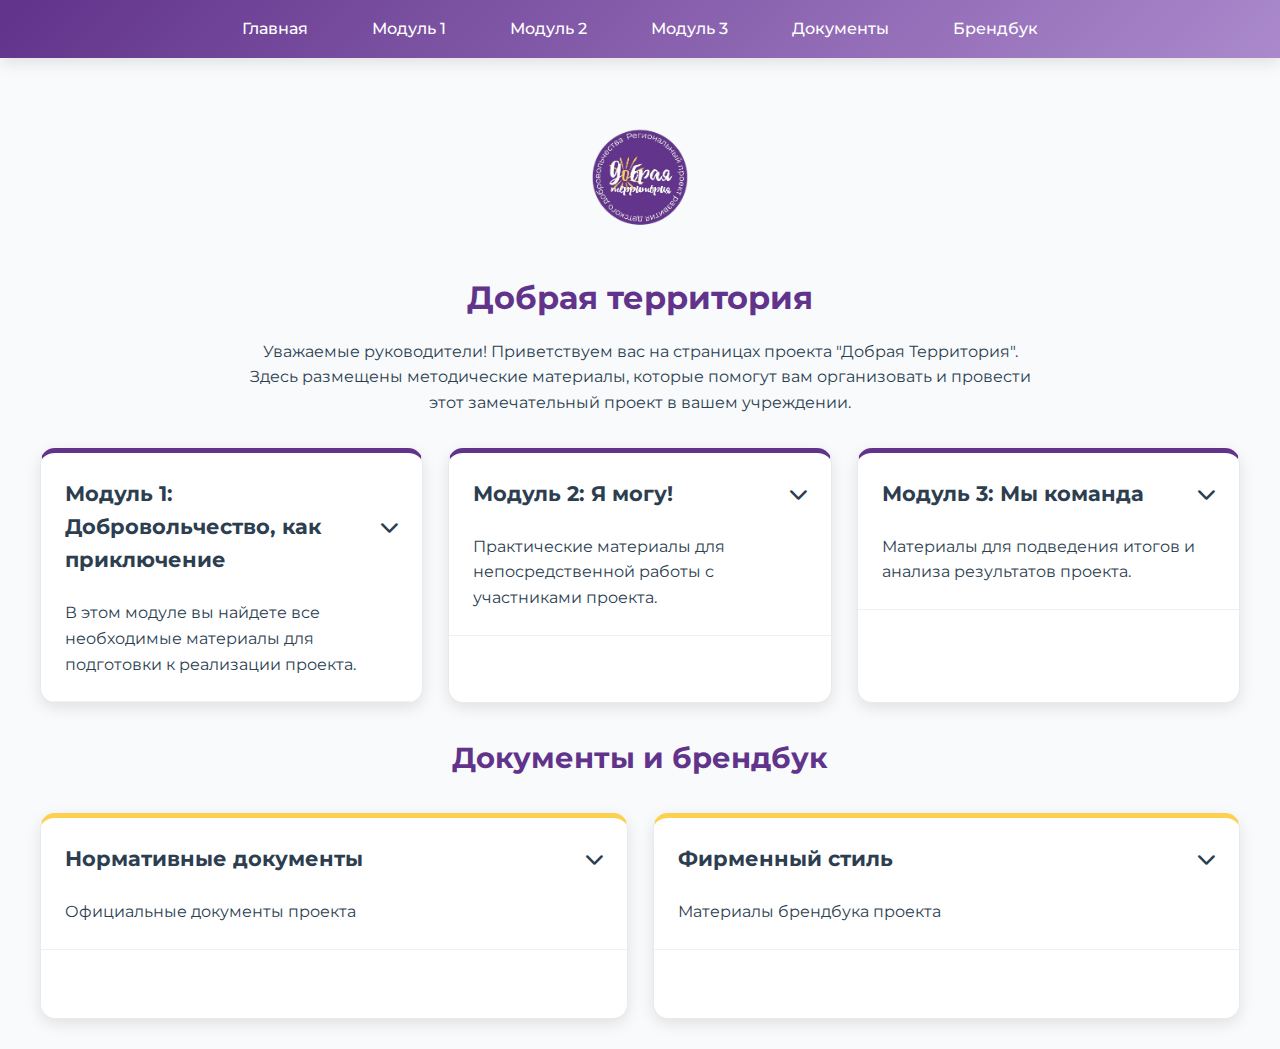
<file: index.html>
<!DOCTYPE html>
<html lang="ru">
<head>
  <meta charset="UTF-8">
  <meta name="viewport" content="width=device-width, initial-scale=1.0">
  <meta http-equiv="X-UA-Compatible" content="IE=edge">
  <title>Добрая территория</title>
  <link href="https://fonts.googleapis.com/css2?family=Montserrat:wght@400;500;600;700&display=swap" rel="stylesheet">
  <link rel="stylesheet" href="https://cdnjs.cloudflare.com/ajax/libs/font-awesome/6.0.0-beta3/css/all.min.css">
  <link rel="stylesheet" href="style.css">
  <link rel="icon" href="favicon.ico">
</head>
<body>
  <!-- Навигационное меню -->
  <nav class="navbar">
    <button class="menu-button">
      <i class="fas fa-bars"></i>
    </button>
    <ul class="nav-menu">
      <li class="nav-item"><a href="index.html" class="nav-link">Главная</a></li>
      <li class="nav-item"><a href="module1.html" class="nav-link">Модуль 1</a></li>
      <li class="nav-item"><a href="module2.html" class="nav-link">Модуль 2</a></li>
      <li class="nav-item"><a href="module3.html" class="nav-link">Модуль 3</a></li>
      <li class="nav-item"><a href="documents.html" class="nav-link">Документы</a></li>
      <li class="nav-item"><a href="brandbook.html" class="nav-link">Брендбук</a></li>
    </ul>
  </nav>

  <div class="container">
    <header class="header">
      <img src="logo.png" alt="Добрая территория" class="logo">
      <h1 class="project-title">Добрая территория</h1>
      <p class="project-description">
        Уважаемые руководители! Приветствуем вас на страницах проекта "Добрая Территория". 
        Здесь размещены методические материалы, которые помогут вам организовать и провести 
        этот замечательный проект в вашем учреждении.
      </p>
    </header>
    
    <!-- Модули в одну строку -->
    <div class="modules-container">
      <!-- Модуль 1 -->
      <div class="module" id="module1">
        <div class="module-content-wrapper">
          <div class="block-header">
            <h2 class="block-title">Модуль 1: Добровольчество, как приключение</h2>
            <i class="fas fa-chevron-down block-icon"></i>
          </div>
          <p class="module-description">
            В этом модуле вы найдете все необходимые материалы для подготовки к реализации проекта.
          </p>
        </div>
        <div class="tasks-container">
          <ul class="tasks-list">
            <li class="task-item">
              <h3 class="task-title">Задание 1.1: Планирование</h3>
              <p class="task-description">Составление плана мероприятий и графика реализации</p>
              <a href="module1/task1.html" class="task-link">Перейти к заданию</a>
            </li>
            <li class="task-item">
              <h3 class="task-title">Задание 1.2: Ресурсы</h3>
              <p class="task-description">Определение необходимых ресурсов и материалов</p>
              <a href="module1/task2.html" class="task-link">Перейти к заданию</a>
            </li>
            <li class="task-item">
              <h3 class="task-title">Задание 1.3: Команда</h3>
              <p class="task-description">Формирование рабочей группы и распределение ролей</p>
              <a href="module1/task3.html" class="task-link">Перейти к заданию</a>
            </li>
          </ul>
        </div>
      </div>
      
      <!-- Модуль 2 -->
      <div class="module" id="module2">
        <div class="module-content-wrapper">
          <div class="block-header">
            <h2 class="block-title">Модуль 2: Я могу!</h2>
            <i class="fas fa-chevron-down block-icon"></i>
          </div>
          <p class="module-description">Практические материалы для непосредственной работы с участниками проекта.</p>
        </div>
        <div class="tasks-container">
          <ul class="tasks-list">
            <li class="task-item">
              <h3 class="task-title">Задание 2.1: Запуск</h3>
              <p class="task-description">Проведение стартового мероприятия</p>
              <a href="module2/task1.html" class="task-link">Перейти к заданию</a>
            </li>
            <li class="task-item">
              <h3 class="task-title">Задание 2.2: Вовлечение</h3>
              <p class="task-description">Методики вовлечения участников</p>
              <a href="module2/task2.html" class="task-link">Перейти к заданию</a>
            </li>
            <li class="task-item">
              <h3 class="task-title">Задание 2.3: Мониторинг</h3>
              <p class="task-description">Система отслеживания прогресса</p>
              <a href="module2/task3.html" class="task-link">Перейти к заданию</a>
            </li>
          </ul>
        </div>
      </div>
      
      <!-- Модуль 3 -->
      <div class="module" id="module3">
        <div class="module-content-wrapper">
          <div class="block-header">
            <h2 class="block-title">Модуль 3: Мы команда</h2>
            <i class="fas fa-chevron-down block-icon"></i>
          </div>
          <p class="module-description">
            Материалы для подведения итогов и анализа результатов проекта.
          </p>
        </div>
        <div class="tasks-container">
          <ul class="tasks-list">
            <li class="task-item">
              <h3 class="task-title">Задание 3.1: Анализ</h3>
              <p class="task-description">Оценка достигнутых результатов</p>
              <a href="module3/task1.html" class="task-link">Перейти к заданию</a>
            </li>
            <li class="task-item">
              <h3 class="task-title">Задание 3.2: Отчетность</h3>
              <p class="task-description">Подготовка отчетных материалов</p>
              <a href="module3/task2.html" class="task-link">Перейти к заданию</a>
            </li>
            <li class="task-item">
              <h3 class="task-title">Задание 3.3: Награждение</h3>
              <p class="task-description">Проведение итогового мероприятия</p>
              <a href="module3/task3.html" class="task-link">Перейти к заданию</a>
            </li>
          </ul>
        </div>
      </div>
    </div>

    <!-- Документы и брендбук в одну строку -->
    <h2 class="section-title">Документы и брендбук</h2>
    <div class="documents-brandbook-container">
      <!-- Документы -->
      <div class="document-block">
        <div class="document-content-wrapper">
          <div class="block-header">
            <h3 class="block-title">Нормативные документы</h3>
            <i class="fas fa-chevron-down block-icon"></i>
          </div>
          <p class="document-description">Официальные документы проекта</p>
        </div>
        <div class="documents-content">
          <ul class="documents-list">
            <li class="document-item">
              <h4 class="task-title">Положение о проекте</h4>
              <a href="#" class="document-link">Скачать PDF</a>
            </li>
            <li class="document-item">
              <h4 class="task-title">Методические рекомендации</h4>
              <a href="#" class="document-link">Скачать PDF</a>
            </li>
          </ul>
        </div>
      </div>
      
      <!-- Брендбук -->
      <div class="brandbook-block">
        <div class="brandbook-content-wrapper">
          <div class="block-header">
            <h3 class="block-title">Фирменный стиль</h3>
            <i class="fas fa-chevron-down block-icon"></i>
          </div>
          <p class="brandbook-description">Материалы брендбука проекта</p>
        </div>
        <div class="brandbook-content">
          <ul class="brandbook-list">
            <li class="brandbook-item">
              <h4 class="task-title">Логотипы</h4>
              <a href="#" class="brandbook-link">Скачать материалы</a>
            </li>
            <li class="brandbook-item">
              <h4 class="task-title">Фирменные цвета</h4>
              <a href="#" class="brandbook-link">Скачать материалы</a>
            </li>
          </ul>
        </div>
      </div>
    </div>
  </div>

  <script src="script.js"></script>
</body>
</html>
</file>
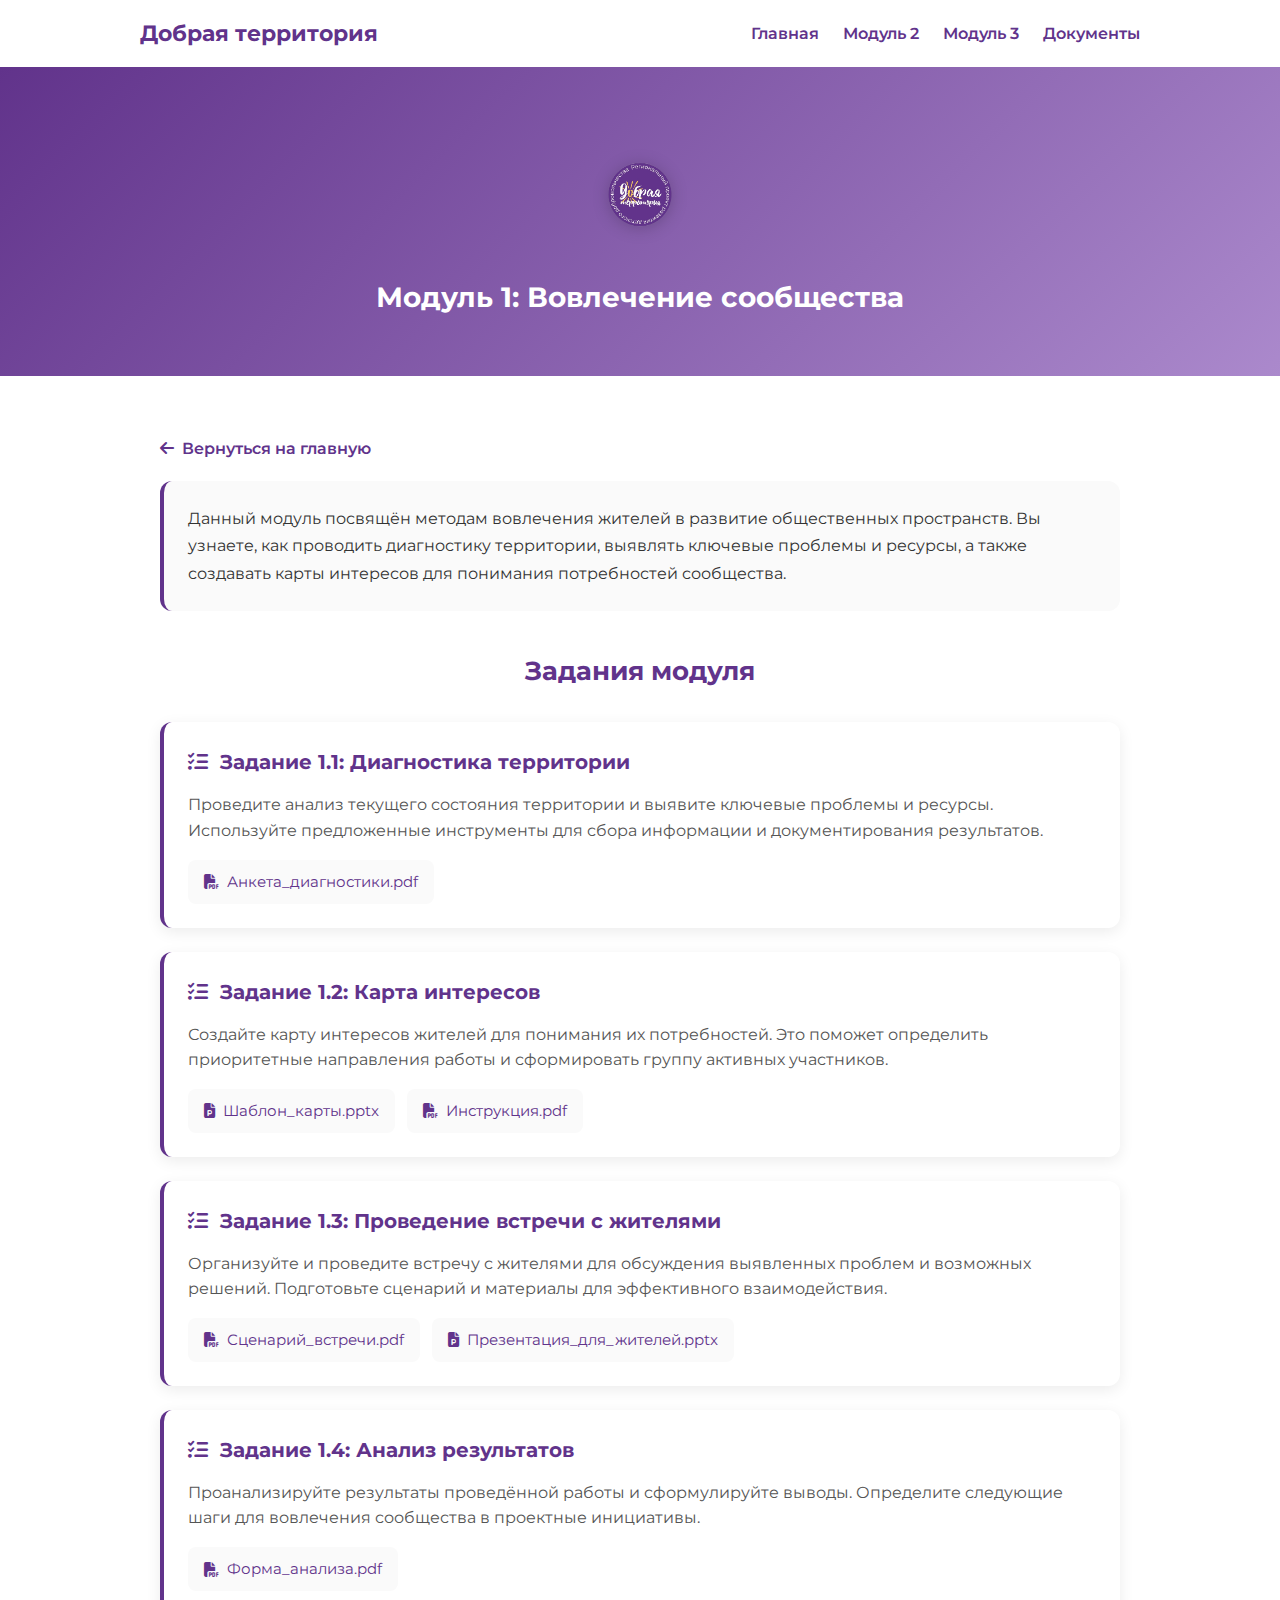
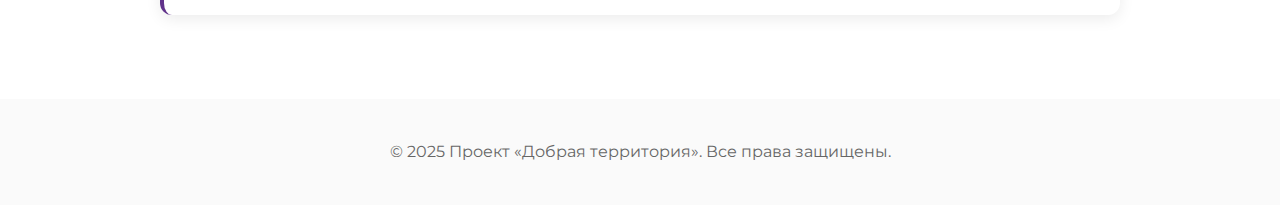
<file: module1.html>
<!DOCTYPE html>
<html lang="ru">
<head>
  <meta charset="UTF-8" />
  <meta name="viewport" content="width=device-width, initial-scale=1.0"/>
  <title>Модуль 1 — Добрая территория</title>
  
  <!-- Favicon -->
  <link rel="icon" href="favicon.ico" type="image/x-icon">
  
  <!-- Google Fonts: Montserrat -->
  <link href="https://fonts.googleapis.com/css2?family=Montserrat:wght@400;500;600;700&display=swap" rel="stylesheet">
  
  <!-- Font Awesome 6 -->
  <link rel="stylesheet" href="https://cdnjs.cloudflare.com/ajax/libs/font-awesome/6.5.0/css/all.min.css">
  
  <style>
    :root {
      --primary: #61338b;
      --secondary: #AB89CC;
      --accent: #fdd14d;
      --white: #ffffff;
      --light-bg: #fafafa;
      --text: #333333;
    }

    * {
      margin: 0;
      padding: 0;
      box-sizing: border-box;
    }

    body {
      font-family: 'Montserrat', sans-serif;
      line-height: 1.6;
      color: var(--text);
      background-color: var(--white);
    }

    a {
      text-decoration: none;
      color: inherit;
    }

    ul {
      list-style: none;
    }

    .container {
      width: 100%;
      max-width: 1000px;
      margin: 0 auto;
      padding: 0 20px;
    }

    /* Header */
    header {
      background: var(--white);
      box-shadow: 0 2px 10px rgba(0,0,0,0.1);
    }

    .header-inner {
      display: flex;
      justify-content: space-between;
      align-items: center;
      padding: 16px 0;
    }

    .logo {
      font-size: 22px;
      font-weight: 700;
      color: var(--primary);
    }

    .nav-links {
      display: flex;
      gap: 24px;
    }

    .nav-links a {
      font-weight: 600;
      color: var(--primary);
      transition: color 0.2s;
    }

    .nav-links a:hover {
      color: var(--secondary);
    }

    .burger {
      display: none;
      font-size: 24px;
      cursor: pointer;
    }

    /* Hero */
    .hero {
      background: linear-gradient(135deg, var(--primary) 0%, var(--secondary) 100%);
      color: var(--white);
      padding: 80px 0 40px;
      text-align: center;
    }

    .hero-logo {
      margin-bottom: 20px;
    }

    .hero-logo img {
      height: 100px;
      width: auto;
      filter: drop-shadow(0 2px 8px rgba(0,0,0,0.2));
    }

    .hero h1 {
      font-size: 28px;
      font-weight: 700;
      margin-bottom: 16px;
    }

    /* Module Content */
    .module-content {
      padding: 60px 0;
    }

    .module-description {
      background: var(--light-bg);
      padding: 24px;
      border-radius: 12px;
      margin-bottom: 40px;
      border-left: 4px solid var(--primary);
    }

    .module-description p {
      font-size: 16px;
      line-height: 1.7;
    }

    .tasks-section h2 {
      font-size: 26px;
      font-weight: 700;
      color: var(--primary);
      margin-bottom: 30px;
      text-align: center;
    }

    .task-item {
      background: var(--white);
      border-radius: 12px;
      padding: 24px;
      margin-bottom: 24px;
      box-shadow: 0 4px 15px rgba(0,0,0,0.08);
      border-left: 4px solid var(--primary);
    }

    .task-title {
      font-size: 20px;
      font-weight: 700;
      color: var(--primary);
      margin-bottom: 14px;
      display: flex;
      align-items: center;
      gap: 12px;
    }

    .task-description {
      margin-bottom: 16px;
      color: #555;
      font-size: 16px;
    }

    .files {
      display: flex;
      flex-wrap: wrap;
      gap: 12px;
    }

    .file-link {
      display: flex;
      align-items: center;
      gap: 8px;
      background: var(--light-bg);
      padding: 10px 16px;
      border-radius: 8px;
      font-size: 15px;
      color: var(--primary);
      transition: background 0.2s;
    }

    .file-link:hover {
      background: #e9e1f5;
    }

    /* Back button */
    .back-link {
      display: inline-flex;
      align-items: center;
      gap: 8px;
      color: var(--primary);
      font-weight: 600;
      margin-bottom: 20px;
      transition: color 0.2s;
    }

    .back-link:hover {
      color: var(--secondary);
    }

    /* Footer */
    footer {
      background: var(--light-bg);
      padding: 40px 0;
      text-align: center;
      color: #666;
    }

    /* Responsive */
    @media (max-width: 768px) {
      .nav-links {
        display: none;
      }

      .burger {
        display: block;
      }

      .hero-logo img {
        height: 80px;
      }

      .hero h1 {
        font-size: 24px;
      }

      .module-content {
        padding: 40px 0;
      }

      .task-item {
        padding: 20px;
      }
    }
  </style>
</head>
<body>

  <!-- Header -->
  <header>
    <div class="container header-inner">
      <div class="logo">Добрая территория</div>
      <nav class="nav-links">
        <a href="index.html">Главная</a>
        <a href="module2.html">Модуль 2</a>
        <a href="module3.html">Модуль 3</a>
        <a href="documents.html">Документы</a>
      </nav>
      <div class="burger">
        <i class="fas fa-bars"></i>
      </div>
    </div>
  </header>

  <!-- Hero -->
  <section class="hero">
    <div class="container">
      <div class="hero-logo">
        <img src="logo.png" alt="Логотип Добрая территория">
      </div>
      <h1>Модуль 1: Вовлечение сообщества</h1>
    </div>
  </section>

  <!-- Module Content -->
  <section class="module-content">
    <div class="container">
      <a href="index.html" class="back-link">
        <i class="fas fa-arrow-left"></i>
        Вернуться на главную
      </a>
      
      <div class="module-description">
        <p>Данный модуль посвящён методам вовлечения жителей в развитие общественных пространств. Вы узнаете, как проводить диагностику территории, выявлять ключевые проблемы и ресурсы, а также создавать карты интересов для понимания потребностей сообщества.</p>
      </div>

      <div class="tasks-section">
        <h2>Задания модуля</h2>
        
        <!-- Task 1 -->
        <div class="task-item">
          <div class="task-title">
            <i class="fas fa-tasks"></i>
            Задание 1.1: Диагностика территории
          </div>
          <p class="task-description">Проведите анализ текущего состояния территории и выявите ключевые проблемы и ресурсы. Используйте предложенные инструменты для сбора информации и документирования результатов.</p>
          <div class="files">
            <a href="#" class="file-link">
              <i class="fas fa-file-pdf"></i>
              Анкета_диагностики.pdf
            </a>
          </div>
        </div>

        <!-- Task 2 -->
        <div class="task-item">
          <div class="task-title">
            <i class="fas fa-tasks"></i>
            Задание 1.2: Карта интересов
          </div>
          <p class="task-description">Создайте карту интересов жителей для понимания их потребностей. Это поможет определить приоритетные направления работы и сформировать группу активных участников.</p>
          <div class="files">
            <a href="#" class="file-link">
              <i class="fas fa-file-powerpoint"></i>
              Шаблон_карты.pptx
            </a>
            <a href="#" class="file-link">
              <i class="fas fa-file-pdf"></i>
              Инструкция.pdf
            </a>
          </div>
        </div>

        <!-- Task 3 -->
        <div class="task-item">
          <div class="task-title">
            <i class="fas fa-tasks"></i>
            Задание 1.3: Проведение встречи с жителями
          </div>
          <p class="task-description">Организуйте и проведите встречу с жителями для обсуждения выявленных проблем и возможных решений. Подготовьте сценарий и материалы для эффективного взаимодействия.</p>
          <div class="files">
            <a href="#" class="file-link">
              <i class="fas fa-file-pdf"></i>
              Сценарий_встречи.pdf
            </a>
            <a href="#" class="file-link">
              <i class="fas fa-file-powerpoint"></i>
              Презентация_для_жителей.pptx
            </a>
          </div>
        </div>

        <!-- Task 4 -->
        <div class="task-item">
          <div class="task-title">
            <i class="fas fa-tasks"></i>
            Задание 1.4: Анализ результатов
          </div>
          <p class="task-description">Проанализируйте результаты проведённой работы и сформулируйте выводы. Определите следующие шаги для вовлечения сообщества в проектные инициативы.</p>
          <div class="files">
            <a href="#" class="file-link">
              <i class="fas fa-file-pdf"></i>
              Форма_анализа.pdf
            </a>
          </div>
        </div>

      </div>
    </div>
  </section>

  <!-- Footer -->
  <footer>
    <div class="container">
      <p>© 2025 Проект «Добрая территория». Все права защищены.</p>
    </div>
  </footer>

  <script>
    // Simple mobile menu toggle
    document.querySelector('.burger').addEventListener('click', function() {
      alert('Мобильное меню будет реализовано в полной версии');
    });
  </script>
</body>
</html>
</file>
<file: style.css>
:root {
  --primary-color: #61338b;
  --secondary-color: #AB89CC;
  --documents-color: #fdd14d;
  --brandbook-color: #fdd14d;
  --text-color: #2c3e50;
  --light-gray: #f8fafc;
  --white: #ffffff;
  --shadow: 0 5px 15px rgba(0, 0, 0, 0.1);
  --transition: all 0.3s ease;
}

body {
  font-family: 'Montserrat', sans-serif;
  line-height: 1.6;
  margin: 0;
  padding: 0;
  color: var(--text-color);
  background-color: var(--light-gray);
}

.container {
  max-width: 1200px;
  margin: 0 auto;
  padding: 0 20px;
}

/* Навигационное меню */
.navbar {
  background: linear-gradient(135deg, var(--primary-color), var(--secondary-color));
  padding: 1rem 2rem;
  box-shadow: var(--shadow);
  position: relative;
}

.menu-button {
  display: none;
  background: none;
  border: none;
  color: white;
  font-size: 1.5rem;
  cursor: pointer;
  margin-right: auto;
}

.nav-menu {
  display: flex;
  justify-content: center;
  list-style: none;
  margin: 0;
  padding: 0;
}

.nav-item {
  margin: 0 1rem;
}

.nav-link {
  color: white;
  text-decoration: none;
  font-weight: 500;
  padding: 0.5rem 1rem;
  border-radius: 4px;
  transition: var(--transition);
}

.nav-link:hover {
  background-color: rgba(255, 255, 255, 0.2);
}

/* Шапка сайта */
.header {
  text-align: center;
  margin: 2rem 0;
  padding-top: 1rem;
}

.logo {
  width: 150px;
  height: auto;
  margin: 0 auto 1rem;
  display: block;
}

.project-title {
  margin: 0.5rem 0;
  color: var(--primary-color);
  font-size: 2rem;
}

.project-description {
  margin: 1rem auto;
  max-width: 800px;
  color: var(--text-color);
  padding: 0 20px;
}

/* Сетка модулей */
.modules-container {
  display: grid;
  grid-template-columns: repeat(3, 1fr);
  gap: 25px;
  margin-bottom: 30px;
}

/* Сетка документов и брендбука */
.documents-brandbook-container {
  display: grid;
  grid-template-columns: repeat(2, 1fr);
  gap: 25px;
  margin-bottom: 30px;
}

.section-title {
  text-align: center;
  margin: 2rem 0;
  font-size: 1.8rem;
  color: var(--primary-color);
}

/* Общие стили блоков */
.module,
.document-block,
.brandbook-block {
  background: var(--white);
  border-radius: 15px;
  box-shadow: var(--shadow);
  overflow: hidden;
  border: 1px solid #eaeaea;
  min-height: 200px;
  position: relative;
  transition: border-radius 0.3s ease;
}

/* Цветные верхние границы */
.module {
  border-top: 5px solid var(--primary-color);
}

.document-block {
  border-top: 5px solid var(--documents-color);
}

.brandbook-block {
  border-top: 5px solid var(--brandbook-color);
}

/* Изменение скругления при наведении */
.module:hover,
.document-block:hover,
.document-block.active,
.brandbook-block:hover,
.brandbook-block.active {
  border-radius: 15px 15px 0 0;
}

/* Заголовки блоков */
.block-header {
  padding: 1.5rem;
  cursor: pointer;
  display: flex;
  justify-content: space-between;
  align-items: center;
}

.block-title {
  margin: 0;
  font-size: 1.3rem;
  color: var(--text-color);
}

.block-icon {
  font-size: 1.2rem;
  transition: var(--transition);
  color: var(--text-color);
}

/* Основное описание (видимое всегда) */
.module-description,
.document-description,
.brandbook-description {
  padding: 0 1.5rem 1.5rem;
  margin: 0;
  color: var(--text-color);
}

/* Фикс для выпадающего контента */
.tasks-container,
.documents-content,
.brandbook-content {
  background: var(--white);
  max-height: 0;
  overflow: hidden;
  transition: none; /* Убираем анимацию */
  border-top: 1px solid #f0f0f0;
}


/* Раскрытое состояние */
.module:hover .tasks-container,
.document-block:hover .documents-content,
.brandbook-block:hover .brandbook-content,
.module.active .tasks-container,
.document-block.active .documents-content,
.brandbook-block.active .brandbook-content {
    max-height: 1000px;
    padding: 0 1.5rem 1.5rem;
    border-radius: 15px 15px 15px 15px; /* Скругление только снизу */
}

/* Списки внутри блоков */
.tasks-list,
.documents-list,
.brandbook-list {
  list-style: none;
  padding: 0 1.5rem;
  margin: 0;
}

.tasks-list li,
.documents-list li,
.brandbook-list li {
  padding: 1rem 0;
  border-bottom: 1px solid #eee;
}

.tasks-list li:last-child,
.documents-list li:last-child,
.brandbook-list li:last-child {
  border-bottom: none;
}

/* Кнопки */
.task-link,
.document-link,
.brandbook-link {
  display: inline-block;
  padding: 0.6rem 1.2rem;
  margin-top: 0.8rem;
  text-align: center;
  border-radius: 6px;
  text-decoration: none;
  font-weight: 500;
  transition: var(--transition);
}

.task-link {
  background-color: var(--primary-color);
  color: white;
}

.document-link,
.brandbook-link {
  background-color: var(--documents-color);
  color: var(--text-color);
}

.task-link:hover,
.document-link:hover,
.brandbook-link:hover {
  transform: translateY(-2px);
  box-shadow: 0 3px 10px rgba(0, 0, 0, 0.2);
}

/* Мобильная версия */
@media (max-width: 991px) {
  .menu-button {
    display: block;
  }
  
  .nav-menu {
    display: none;
    flex-direction: column;
    padding: 1rem 0;
  }
  
  .nav-menu.active {
    display: flex;
  }
  
  .nav-item {
    margin: 0.5rem 1rem;
  }
  
  .modules-container {
    grid-template-columns: 1fr;
  }
  
  .documents-brandbook-container {
    grid-template-columns: 1fr;
  }
  
  .project-title {
    font-size: 1.8rem;
  }
  
  .block-header {
    padding: 1rem;
  }
  
  /* Отключаем изменение скругления на мобильных */
  .module,
  .document-block,
  .brandbook-block {
    background: var(--white);
    border-radius: 15px;
    box-shadow: var(--shadow);
    border: 1px solid #eaeaea;
    min-height: 200px;
    position: relative;
    overflow: hidden;
  }

@media (max-width: 768px) {
  .block-title {
    font-size: 1.1rem;
  }
  
  .project-title {
    font-size: 1.5rem;
  }
  
  .module-description,
  .document-description,
  .brandbook-description {
    padding: 0 1rem 1rem;
    font-size: 0.9rem;
  }
}

@media (max-width: 480px) {
  .navbar {
    padding: 1rem;
  }
  
  .project-title {
    font-size: 1.3rem;
  }
  
  .task-link,
  .document-link,
  .brandbook-link {
    padding: 0.5rem 1rem;
    font-size: 0.9rem;
    display: block;
    text-align: center;
  }
  
  .tasks-list,
  .documents-list,
  .brandbook-list {
    padding: 0 1rem;
  }
}

/* Добавьте этот блок в конец вашего CSS файла */
.module,
.document-block,
.brandbook-block {
  position: relative; /* Добавляем относительное позиционирование */
  z-index: 1; /* Устанавливаем базовый z-index */
}

.tasks-container,
.documents-content,
.brandbook-content {
  position: absolute; /* Абсолютное позиционирование для выпадающего контента */
  left: 0;
  right: 0;
  top: 100%; /* Позиционируем сразу под блоком */
  z-index: 2; /* Выше основного блока */
  margin-top: -1px; /* Перекрываем границу */
}

/* Для мобильных устройств оставляем как было */
@media (max-width: 991px) {
  .tasks-container,
  .documents-content,
  .brandbook-content {
    position: static;
    margin-top: 0;
  }
}

  /* Добавьте в конец CSS */
.module,
.document-block,
.brandbook-block {
  position: static; /* Сброс позиционирования */
}

.tasks-container,
.documents-content,
.brandbook-content {
  position: absolute;
  left: 0;
  right: 0;
  background: var(--white);
  z-index: 10;
  box-shadow: var(--shadow);
  border-radius: 0 0 15px 15px;
  border: 1px solid #eaeaea;
  border-top: none;
  margin-top: -1px;
}

/* Для мобильных - обычное поведение */
@media (max-width: 991px) {
  .tasks-container,
  .documents-content,
  .brandbook-content {
    position: static;
    margin-top: 0;
    box-shadow: none;
  }
}



/* Добавьте этот код в самый конец CSS */
.modules-container,
.documents-brandbook-container {
  contain: layout; /* Предотвращает влияние соседних элементов */
}

.module-content-wrapper,
.document-content-wrapper,
.brandbook-content-wrapper {
  position: relative;
  z-index: 1;
}

.tasks-container,
.documents-content,
.brandbook-content {
  position: absolute;
  left: 0;
  right: 0;
  top: calc(100% - 1px);
  z-index: 2;
  background: var(--white);
  border: 1px solid #eaeaea;
  border-top: none;
  border-radius: 0 0 15px 15px;
  box-shadow: 0 5px 15px rgba(0,0,0,0.1);
}

/* Мобильная версия */
@media (max-width: 991px) {
  .tasks-container,
  .documents-content,
  .brandbook-content {
    position: static;
    box-shadow: none;
  }
}

/* Добавьте в конец CSS */
.module,
.document-block,
.brandbook-block {
  position: relative;
  overflow: visible;
}

.tasks-container,
.documents-content,
.brandbook-content {
  position: absolute;
  left: 0;
  right: 0;
  top: 100%;
  background: var(--white);
  border: 1px solid #eaeaea;
  border-top: none;
  border-radius: 0 0 15px 15px;
  box-shadow: 0 10px 20px rgba(0,0,0,0.1);
  z-index: 100;
  opacity: 0;
  pointer-events: none;
  transition: opacity 0.2s ease;
}

.module:hover .tasks-container,
.document-block:hover .documents-content,
.brandbook-block:hover .brandbook-content {
  opacity: 1;
  pointer-events: auto;
}

/* Мобильная версия (прежнее поведение) */
@media (max-width: 991px) {
  .tasks-container,
  .documents-content,
  .brandbook-content {
    position: static;
    box-shadow: none;
    opacity: 1;
    pointer-events: auto;
    max-height: 0;
    overflow: hidden;
    transition: max-height 0.3s ease;
  }
  
  .module.active .tasks-container,
  .document-block.active .documents-content,
  .brandbook-block.active .brandbook-content {
    max-height: 1000px;
  }
}


/* Фикс для dropdown */
.module,
.document-block,
.brandbook-block {
  position: relative;
}

.module-content-wrapper,
.document-content-wrapper,
.brandbook-content-wrapper {
  position: static;
}

.tasks-container,
.documents-content,
.brandbook-content {
  position: absolute;
  left: 0;
  right: 0;
  top: 100%;
  z-index: 100;
  background: var(--white);
  border: 1px solid #eaeaea;
  border-top: none;
  border-radius: 0 0 15px 15px;
  box-shadow: 0 10px 20px rgba(0,0,0,0.1);
  margin-top: -1px;
  opacity: 0;
  pointer-events: none;
  transition: opacity 0.2s ease;
}

.module:hover .tasks-container,
.document-block:hover .documents-content,
.brandbook-block:hover .brandbook-content {
  opacity: 1;
  pointer-events: auto;
}

/* Мобильная версия */
@media (max-width: 991px) {
  .tasks-container,
  .documents-content,
  .brandbook-content {
    position: static;
    opacity: 1;
    pointer-events: auto;
    box-shadow: none;
    margin-top: 0;
  }
}
</file>
